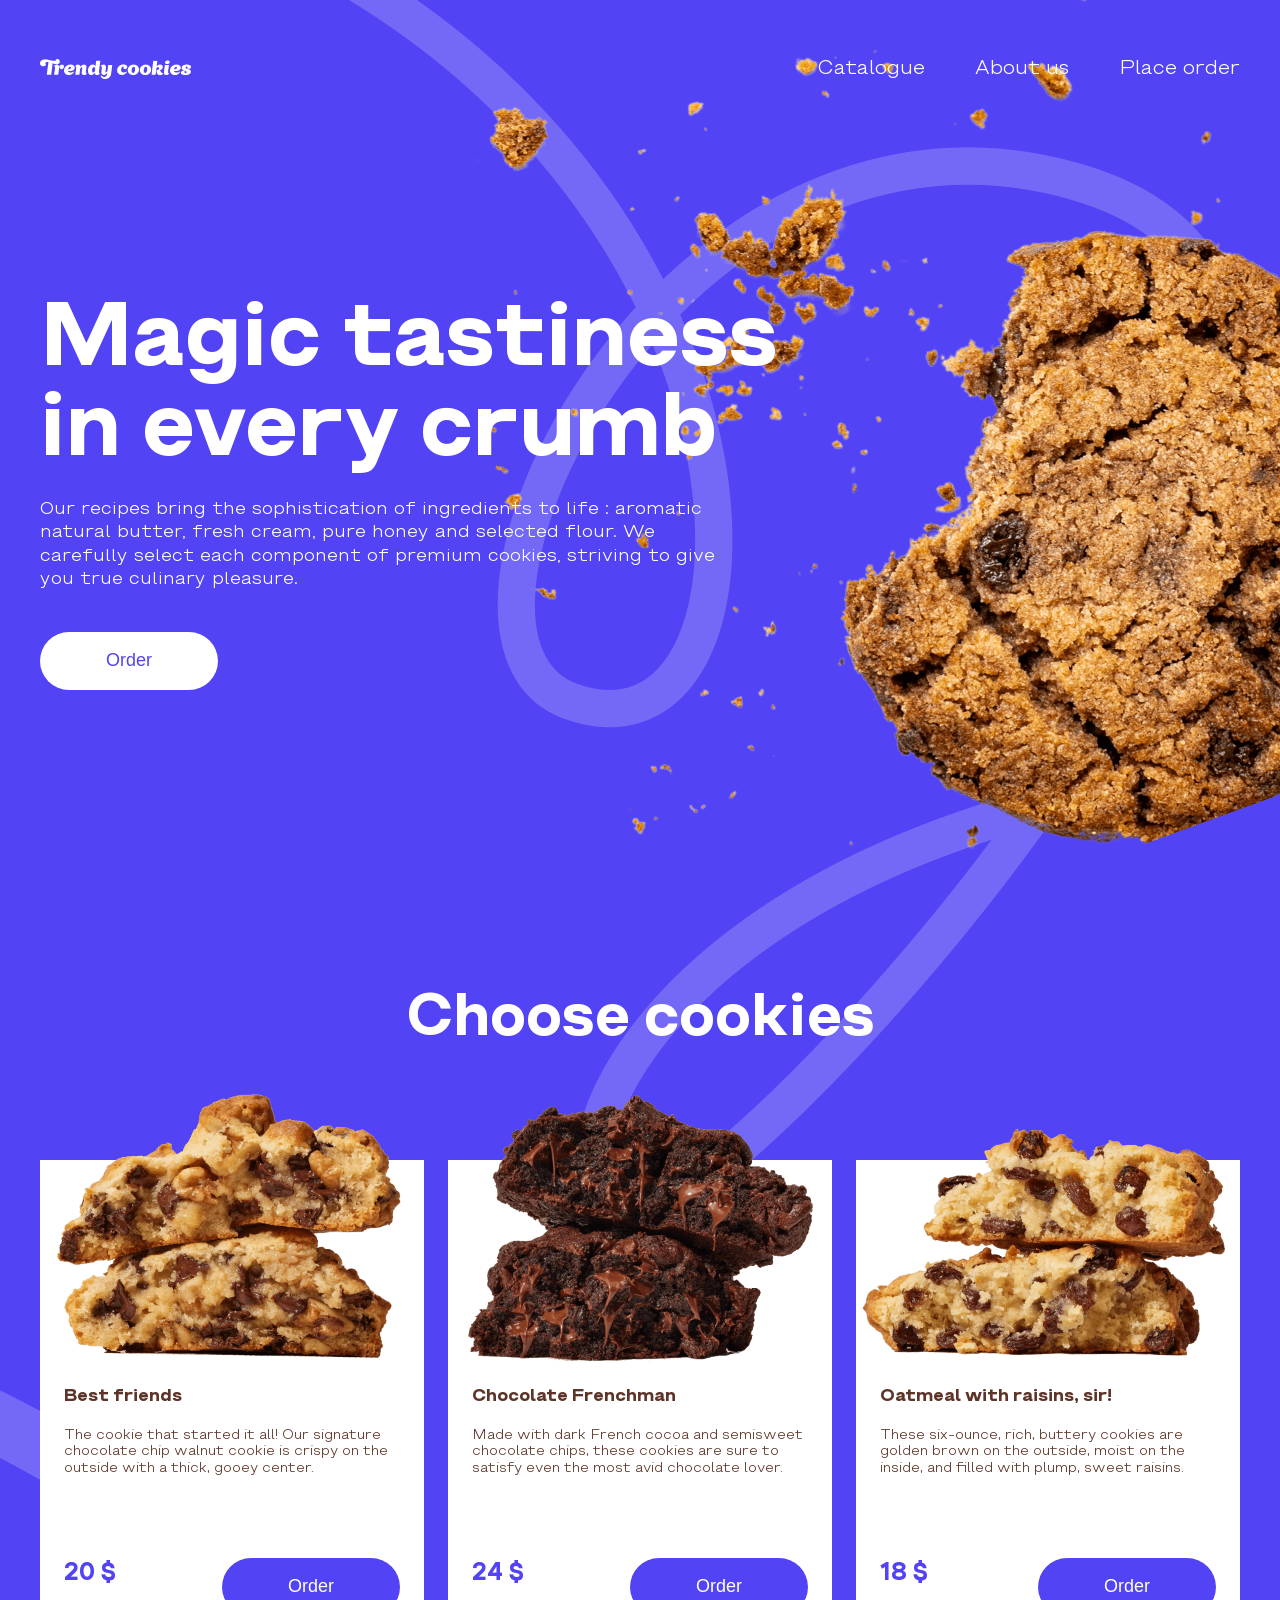
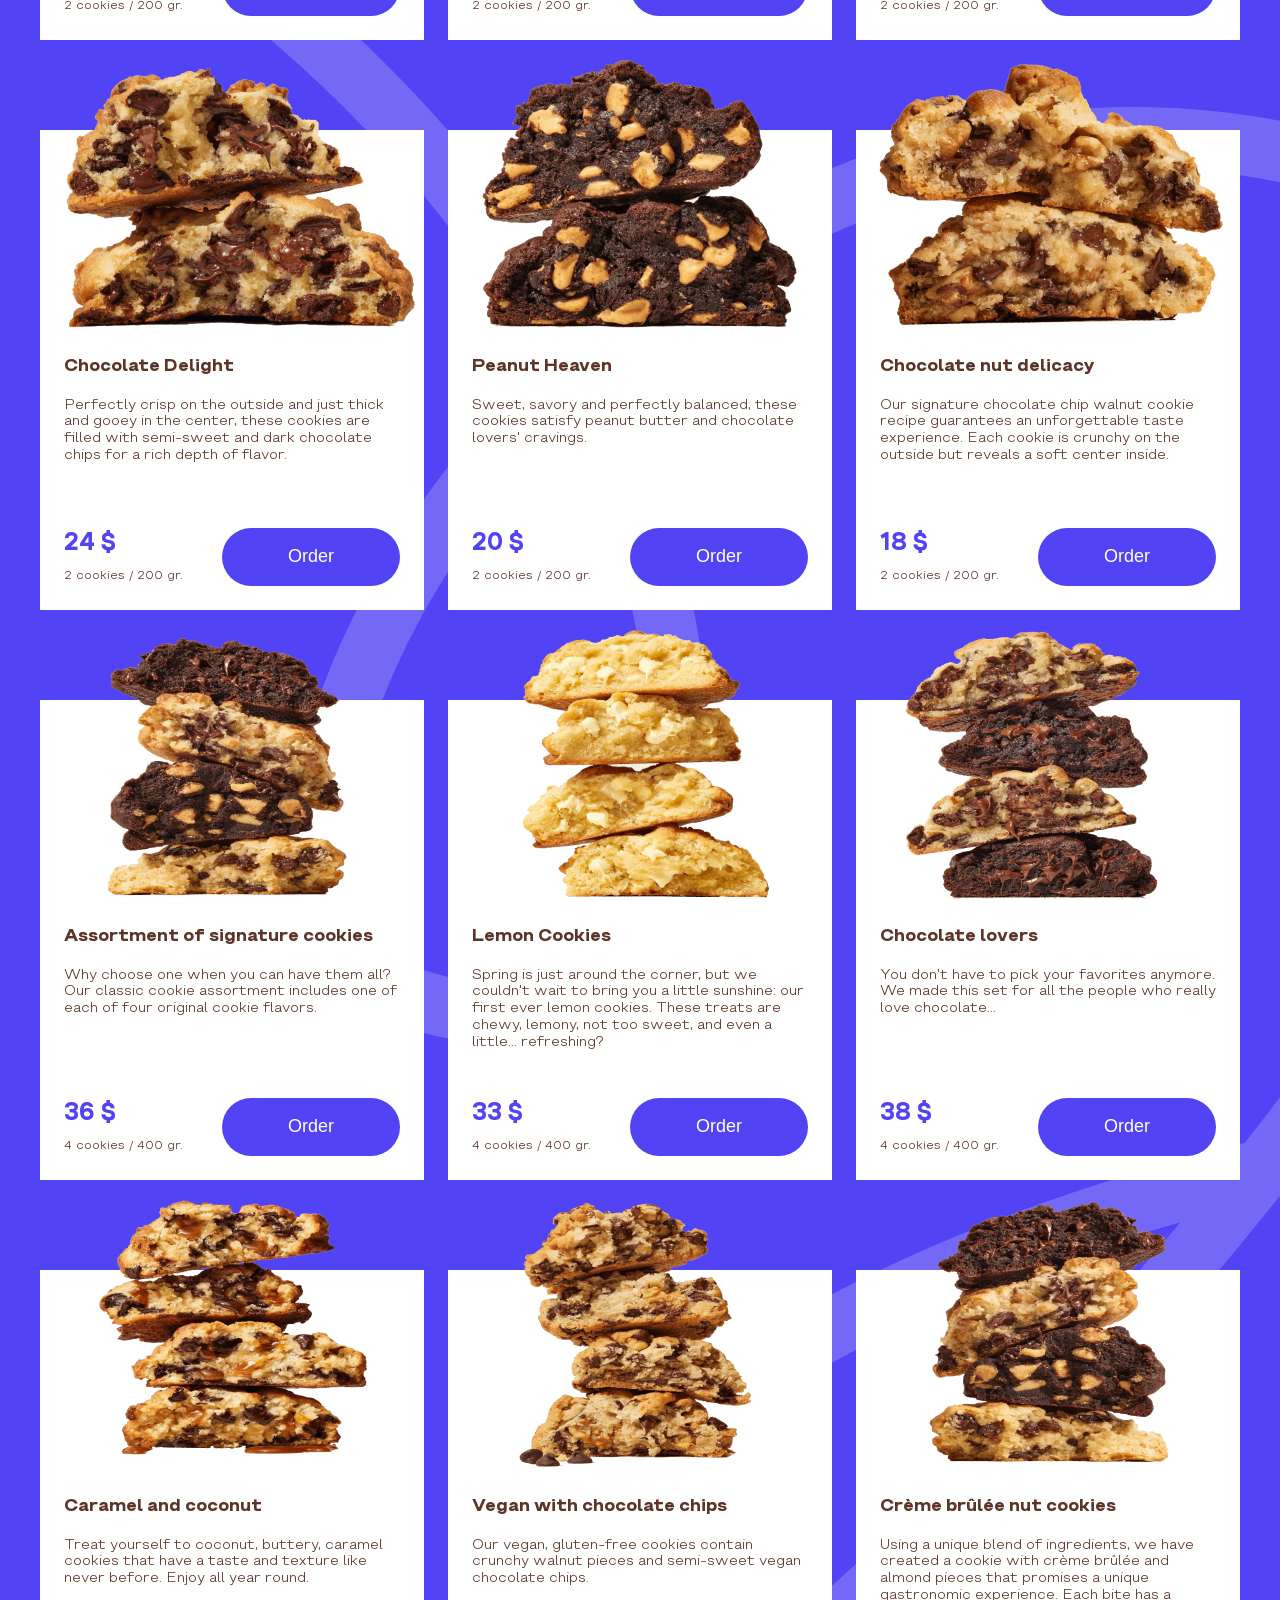
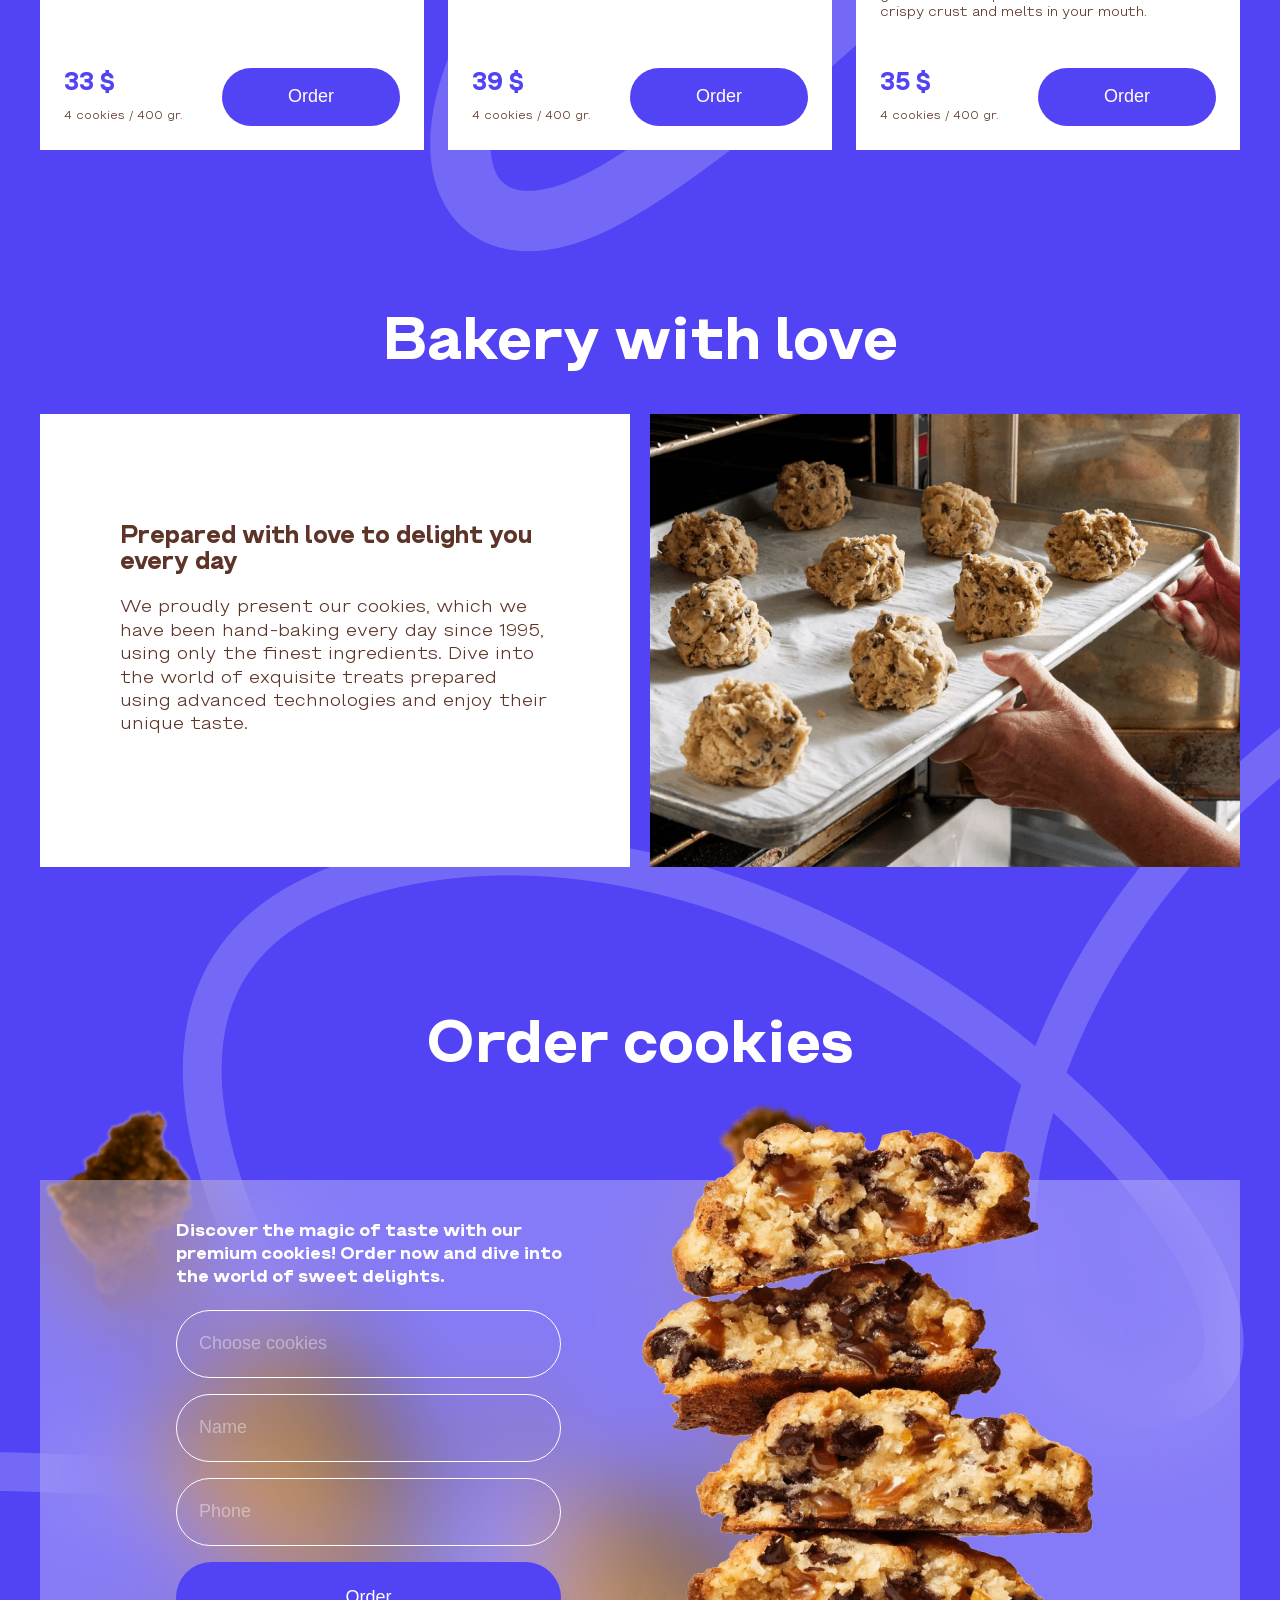
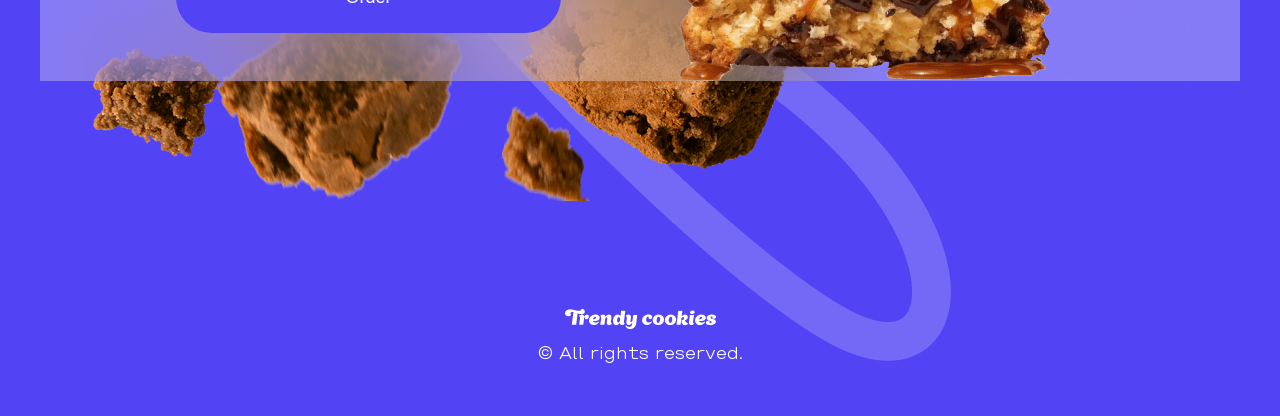
<file: index.html>
<!DOCTYPE html>
<html>

<head>
    <meta charset="UTF-8" />
    <meta name="viewport" content="width=device-width, initial-scale=1.0" />
    
    <title>Trendy cookies</title>
    <link rel="icon" type="image/x-icon" href="./favicon.ico" />

    <link rel="stylesheet" href="./styles/styles.css" />
    <script src="./scripts/data.js" defer></script>
</head>



<body>
    <div id="app">
        <header class="header">
            <div class="container_wrapper">
                <nav class="content_wrapper">
                    <div class="logo"> <img src="./assets/logo.png" alt="logo" /> </div>
                    <ul class="menu">
                        <li> <a data-link="products">Catalogue</a> </li>
                        <li> <a data-link="love">About us</a> </li>
                        <li> <a data-link="order">Place order</a> </li>
                    </ul>
                </nav>
            </div>
        </header>

        <div class="intro">
            <img class="background-line1" src="./assets/line1.png" />
            <div class="container_wrapper">
                <div class="content_wrapper">
                    <div class="info">
                        <div class="title">Magic tastiness in every crumb</div>
                        <div class="text">
                            Our recipes bring the sophistication of ingredients to life : aromatic natural butter, fresh cream, pure honey and selected flour. We carefully select each component of premium cookies, striving to give you true culinary pleasure.
                        </div>
                        <div class="action"> <button>Order</button> </div>
                    </div>

                    <img class="bg_image" src="./assets/cookie.png" alt="cookie" />
                </div>
            </div>
        </div>

        <div class="products">
            <img class="background-line2" src="./assets/line2.png" />
            <div class="container_wrapper">
                <div class="content_wrapper">
                    <div class="common_title">Choose cookies</div>
                    <div class="products_items"></div>
                </div>
            </div>
        </div>

        <div class="love">
            <div class="container_wrapper">
                <div class="content_wrapper">
                    <div class="common_title">Bakery with love</div>
                    <div class="about">
                        <div class="left">
                            <div class="title">Prepared with love to delight you every day</div>
                            <div class="text">
                                We proudly present our cookies, which we have been hand-baking every day since 1995, using only the finest ingredients. Dive into the world of exquisite treats prepared using advanced technologies and enjoy their unique taste.
                            </div>
                        </div>
                        <div class="right"> <img src="./assets/love.png" alt="love" /> </div>
                    </div>
                </div>
            </div>
        </div>

        <div class="order">
            <img class="background-line3" src="./assets/line3.png" />
            <div class="container_wrapper">
                <div class="content_wrapper">
                    <div class="common_title">Order cookies</div>

                    <img class="bg_image" src="./assets/breadcrumbs.png" alt="breadcrumbs" />

                    <div class="block">
                        <div class="form">
                            <div class="text">
                                Discover the magic of taste with our premium cookies! Order now and dive into the world of sweet delights.
                            </div>
                            <div class="inputs">
                                <input id="input_product" type="text" placeholder="Choose cookies" />
                                <input id="input_name" type="text" placeholder="Name" />
                                <input id="input_phone" type="text" placeholder="Phone" />
                                <button class="violet">Order</button>
                            </div>
                        </div>
                        <div class="image"> <img src="./assets/order.png" alt="order_cookies" /> </div>
                    </div>
                </div>
            </div>
        </div>

        <footer class="footer">
            <div class="container_wrapper">
                <div class="logo"> <img src="./assets/logo.png" alt="logo" /> </div>
                <div class="rights">© All rights reserved.</div>
            </div>
        </footer>
    </div>

    <script src="./scripts/scripts.js" defer></script>
</body>

</html>
</file>
<file: styles/styles.css>
button{width:11.125rem;height:3.625rem;box-sizing:border-box;padding:1.125rem;text-align:center;background-color:#fff;border:none;border-radius:999em;outline:none;cursor:pointer;font-size:1.125rem;color:var(--color-def)}button:hover{background-color:#eee}button.violet{background-color:var(--color-def);color:#fff}button.violet:hover{background-color:var(--color-def_hover)}img{display:block}.content_wrapper{max-width:var(--content-max-width);margin:0 auto}.logo img{vertical-align:bottom}.common_title{font-family:var(--font-bold);font-size:3.75rem;line-height:100%;text-align:center}@font-face{font-family:"SteppeBook";src:url("../assets/fonts/Steppe-Book.ttf")}@font-face{font-family:"SteppeExtraBold";src:url("../assets/fonts/Steppe-ExtraBold.ttf")}html{font-size:16px}body{--content-max-width: 1200px;--products_item-width: 384px;margin:0;padding:0;--color-def: #5243f4;--color-def_hover: #3e30d8;--color-dark: #5d3427;background-color:var(--color-def);--font-normal: "SteppeBook", sans-serif;--font-bold: "SteppeExtraBold", sans-serif;font-family:var(--font-normal);color:#fff}#app{position:relative;overflow:hidden}#app .header .container_wrapper{padding:40px 0}#app .header .container_wrapper .content_wrapper{display:flex;align-items:center;justify-content:space-between}#app .header .container_wrapper .content_wrapper .menu{display:flex;gap:50px;padding:0;list-style:none}#app .header .container_wrapper .content_wrapper .menu a{cursor:pointer;font-size:1.25rem;line-height:130%;text-decoration:none;color:#fff}#app .header .container_wrapper .content_wrapper .menu a:hover{border-bottom:solid 2px #fff}#app .intro .container_wrapper{padding:160px 0 200px 0}#app .intro .container_wrapper .content_wrapper .info{max-width:811px}#app .intro .container_wrapper .content_wrapper .info .title{margin-bottom:20px;font-family:var(--font-bold);font-size:5.625rem;line-height:100%}#app .intro .container_wrapper .content_wrapper .info .text{max-width:697px;margin-bottom:40px;font-size:1.125rem;line-height:130%}#app .intro .container_wrapper .content_wrapper .bg_image{position:absolute;top:0;right:0;z-index:-1}#app .products{position:relative}#app .products .container_wrapper{padding:100px 0}#app .products .container_wrapper .content_wrapper .products_items{display:grid;grid-template-columns:repeat(auto-fit, var(--products_item-width));justify-content:center;gap:90px 24px;margin-top:110px}#app .products .container_wrapper .content_wrapper .products_items .item{background-color:#fff;color:var(--color-dark)}#app .products .container_wrapper .content_wrapper .products_items .item .item_image{height:202px;text-align:center}#app .products .container_wrapper .content_wrapper .products_items .item .item_image img{position:relative;max-width:100%;height:272px;top:-70px}#app .products .container_wrapper .content_wrapper .products_items .item .item_detail{padding:24px}#app .products .container_wrapper .content_wrapper .products_items .item .item_detail .title{margin-bottom:20px;font-family:var(--font-bold);font-size:1.125rem}#app .products .container_wrapper .content_wrapper .products_items .item .item_detail .text{height:110px;margin-bottom:20px;font-size:.875rem;line-height:120%}#app .products .container_wrapper .content_wrapper .products_items .item .item_detail .extra{display:flex;justify-content:space-between;align-items:center}#app .products .container_wrapper .content_wrapper .products_items .item .item_detail .extra .price{margin-bottom:10px;font-family:var(--font-bold);font-size:1.5rem;color:var(--color-def)}#app .products .container_wrapper .content_wrapper .products_items .item .item_detail .extra .weight{font-size:.75rem}#app .love .container_wrapper{padding:64px 0 86px 0}#app .love .container_wrapper .content_wrapper .about{display:flex;gap:20px;margin-top:40px}#app .love .container_wrapper .content_wrapper .about>div{width:calc(var(--content-max-width)/2 - 10px);min-height:453px}#app .love .container_wrapper .content_wrapper .about>div.left{padding:110px 0;box-sizing:border-box;background-color:#fff;color:var(--color-dark)}#app .love .container_wrapper .content_wrapper .about>div.left>div{max-width:430px;margin:0 auto}#app .love .container_wrapper .content_wrapper .about>div.left .title{margin-bottom:20px;font-family:var(--font-bold);font-size:1.5rem;line-height:110%}#app .love .container_wrapper .content_wrapper .about>div.left .text{font-size:1.125rem;line-height:130%}#app .order{position:relative}#app .order .container_wrapper{padding:64px 0 102px 0}#app .order .container_wrapper .content_wrapper{position:relative}#app .order .container_wrapper .content_wrapper .bg_image{position:absolute;top:0;right:calc(100% - 810px);z-index:-1}#app .order .container_wrapper .content_wrapper .block{display:flex;justify-content:center;gap:60px;margin-top:103px;background-color:hsla(0,0%,100%,.3);backdrop-filter:blur(50px)}#app .order .container_wrapper .content_wrapper .block .form{max-width:400px;padding:40px 0 44px 0;box-sizing:border-box}#app .order .container_wrapper .content_wrapper .block .form .text{font-family:var(--font-bold);font-size:1.125rem;line-height:130%}#app .order .container_wrapper .content_wrapper .block .form .inputs{display:flex;flex-direction:column;margin-top:20px}#app .order .container_wrapper .content_wrapper .block .form .inputs input{margin-bottom:16px;padding:1.5rem 1.375rem;width:385px;height:68px;box-sizing:border-box;border:1px solid #fff;border-radius:999em;background-color:rgba(0,0,0,0);outline:none;font-size:1.125rem;color:#fff}#app .order .container_wrapper .content_wrapper .block .form .inputs input::placeholder{color:hsla(0,0%,100%,.4)}#app .order .container_wrapper .content_wrapper .block .form .inputs button.violet{width:385px;height:71px}#app .order .container_wrapper .content_wrapper .block .image{height:501px}#app .order .container_wrapper .content_wrapper .block .image img{position:relative;height:559px;top:-58px}#app .footer .container_wrapper{padding:126px 0 50px 0;text-align:center}#app .footer .container_wrapper .logo>img{margin:0 auto}#app .footer .container_wrapper .rights{margin-top:14px;font-size:1.125rem;line-height:130%}#app .background-line1{position:absolute;z-index:-1;top:0;left:calc(100% - 960px)}#app .background-line2{position:absolute;z-index:-1;top:500px;left:0}#app .background-line3{position:absolute;z-index:-1;top:-920px;left:0}
</file>
